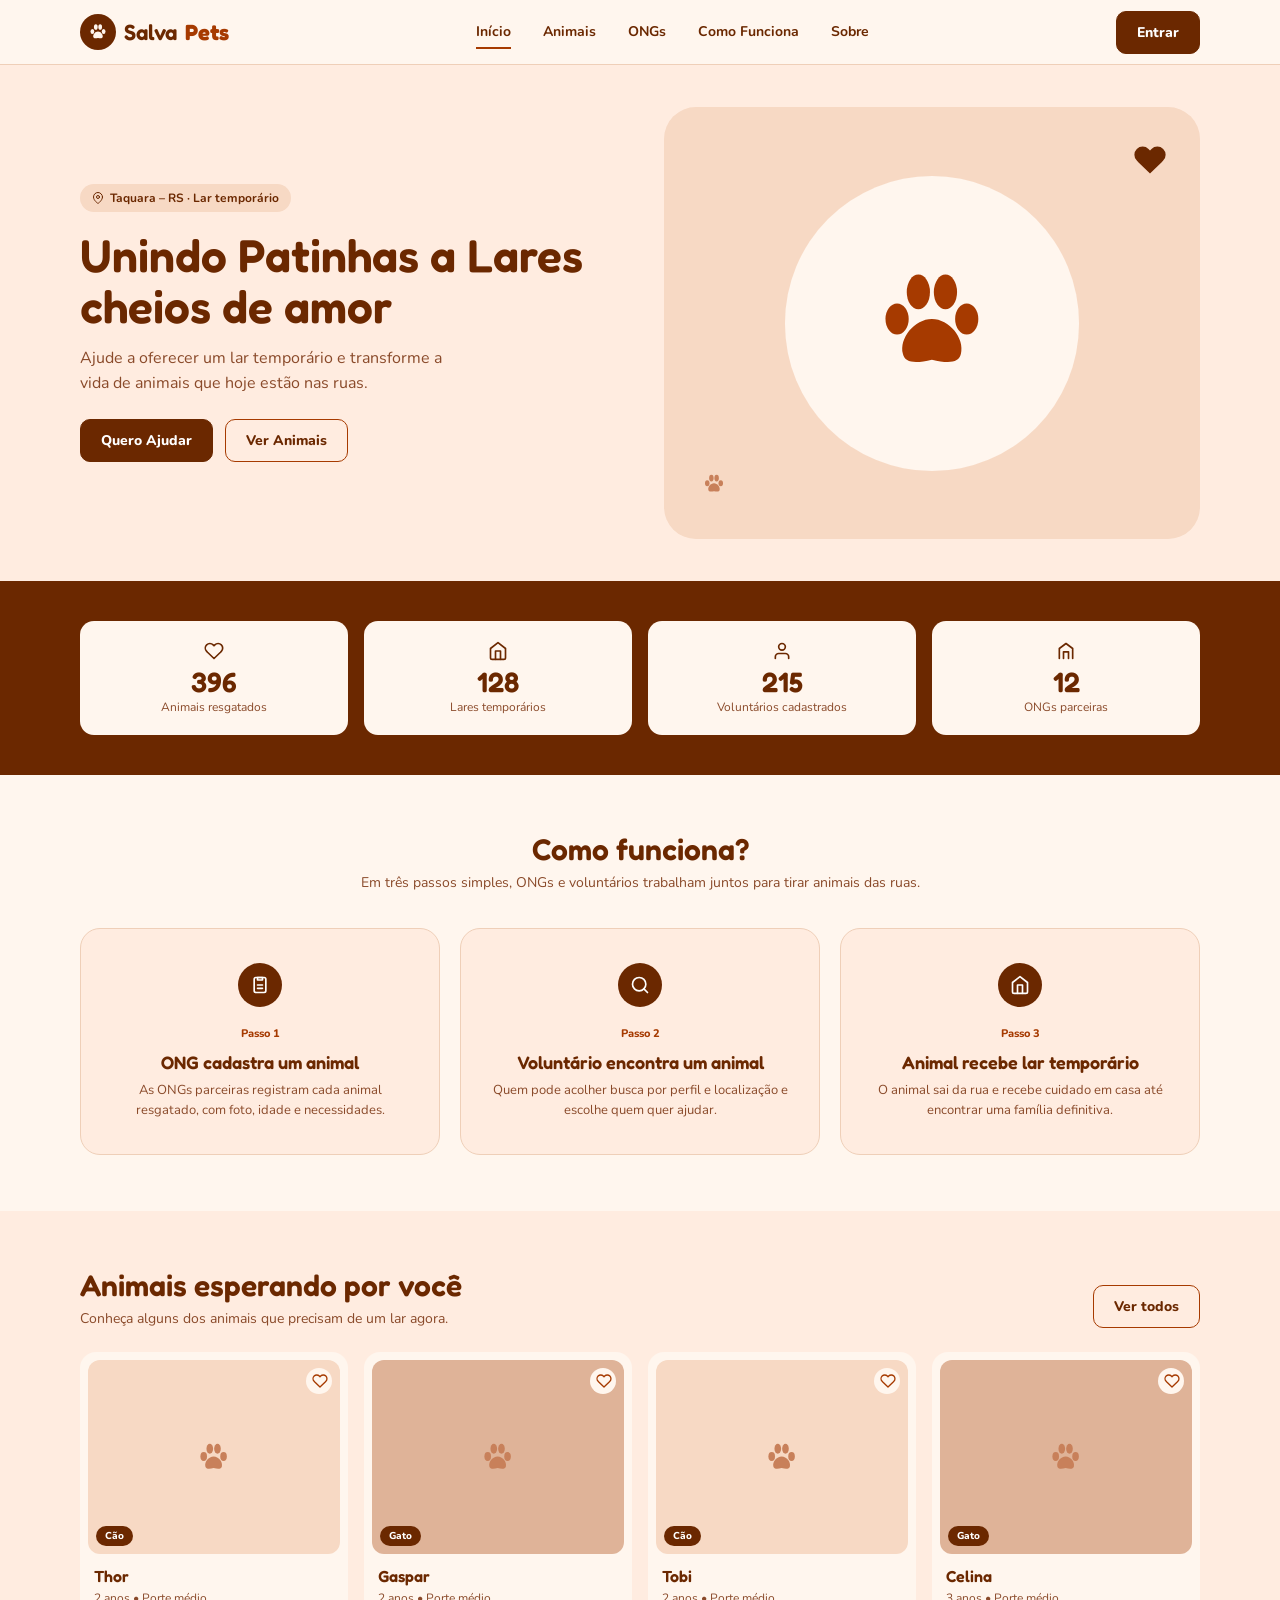
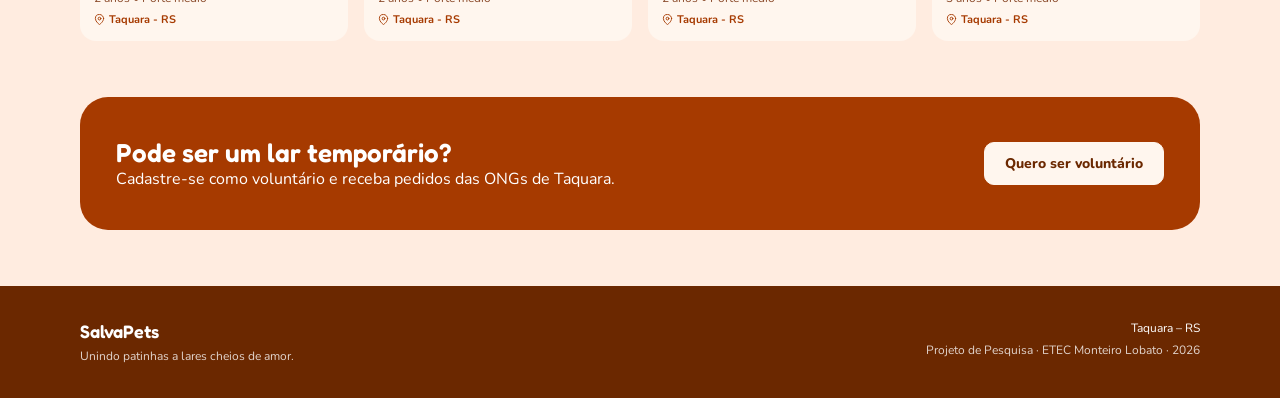
<file: index.html>
<!DOCTYPE html><html lang="pt-BR"><head><meta charset="utf-8"><meta name="viewport" content="width=device-width,initial-scale=1"><title>SalvaPets – Início</title><link rel="preconnect" href="https://fonts.googleapis.com"><link href="https://fonts.googleapis.com/css2?family=Fredoka:wght@500;600&family=Nunito:wght@400;600;700;800&display=swap" rel="stylesheet"><link rel="stylesheet" href="css/style.css"></head>
<body data-page="home"><main>
<section class="hero"><div class="c"><div><span class="pill"><i data-ic="pin"></i>Taquara – RS · Lar temporário</span><h1>Unindo Patinhas a Lares cheios de amor</h1><p>Ajude a oferecer um lar temporário e transforme a vida de animais que hoje estão nas ruas.</p><div class="btns"><button class="btn" data-vol>Quero Ajudar</button><a class="btn out" href="animais.html">Ver Animais</a></div></div><div class="art" aria-hidden="true"><div class="big" data-paw></div><span class="h" data-heart></span><span class="p1" data-paw></span></div></div></section>
<section class="stats" id="ongs"><div class="c"><div class="st"><i data-ic="heart"></i><div class="num">396</div>Animais resgatados</div><div class="st"><i data-ic="home"></i><div class="num">128</div>Lares temporários</div><div class="st"><i data-ic="user"></i><div class="num">215</div>Voluntários cadastrados</div><div class="st"><i data-ic="ong"></i><div class="num">12</div>ONGs parceiras</div></div></section>
<section class="sec cr" id="como-funciona"><div class="c" style="text-align:center"><h2>Como funciona?</h2><p class="sub">Em três passos simples, ONGs e voluntários trabalham juntos para tirar animais das ruas.</p><div class="steps">
<div class="step"><div class="cir" data-ic="clip"></div><small>Passo 1</small><h3>ONG cadastra um animal</h3><p>As ONGs parceiras registram cada animal resgatado, com foto, idade e necessidades.</p></div>
<div class="step"><div class="cir" data-ic="search"></div><small>Passo 2</small><h3>Voluntário encontra um animal</h3><p>Quem pode acolher busca por perfil e localização e escolhe quem quer ajudar.</p></div>
<div class="step"><div class="cir" data-ic="home"></div><small>Passo 3</small><h3>Animal recebe lar temporário</h3><p>O animal sai da rua e recebe cuidado em casa até encontrar uma família definitiva.</p></div></div></div></section>
<section class="sec"><div class="c"><div class="row"><div><h2>Animais esperando por você</h2><p class="sub">Conheça alguns dos animais que precisam de um lar agora.</p></div><a class="btn out" href="animais.html">Ver todos</a></div><div class="grid4" id="feat"></div></div></section>
<section class="sec" style="padding-top:0"><div class="c"><div class="cta"><div><h2>Pode ser um lar temporário?</h2><p>Cadastre-se como voluntário e receba pedidos das ONGs de Taquara.</p></div><button class="btn wh" data-vol>Quero ser voluntário</button></div></div></section></main>
<script src="js/data.js"></script><script src="js/main.js"></script></body></html>
</file>
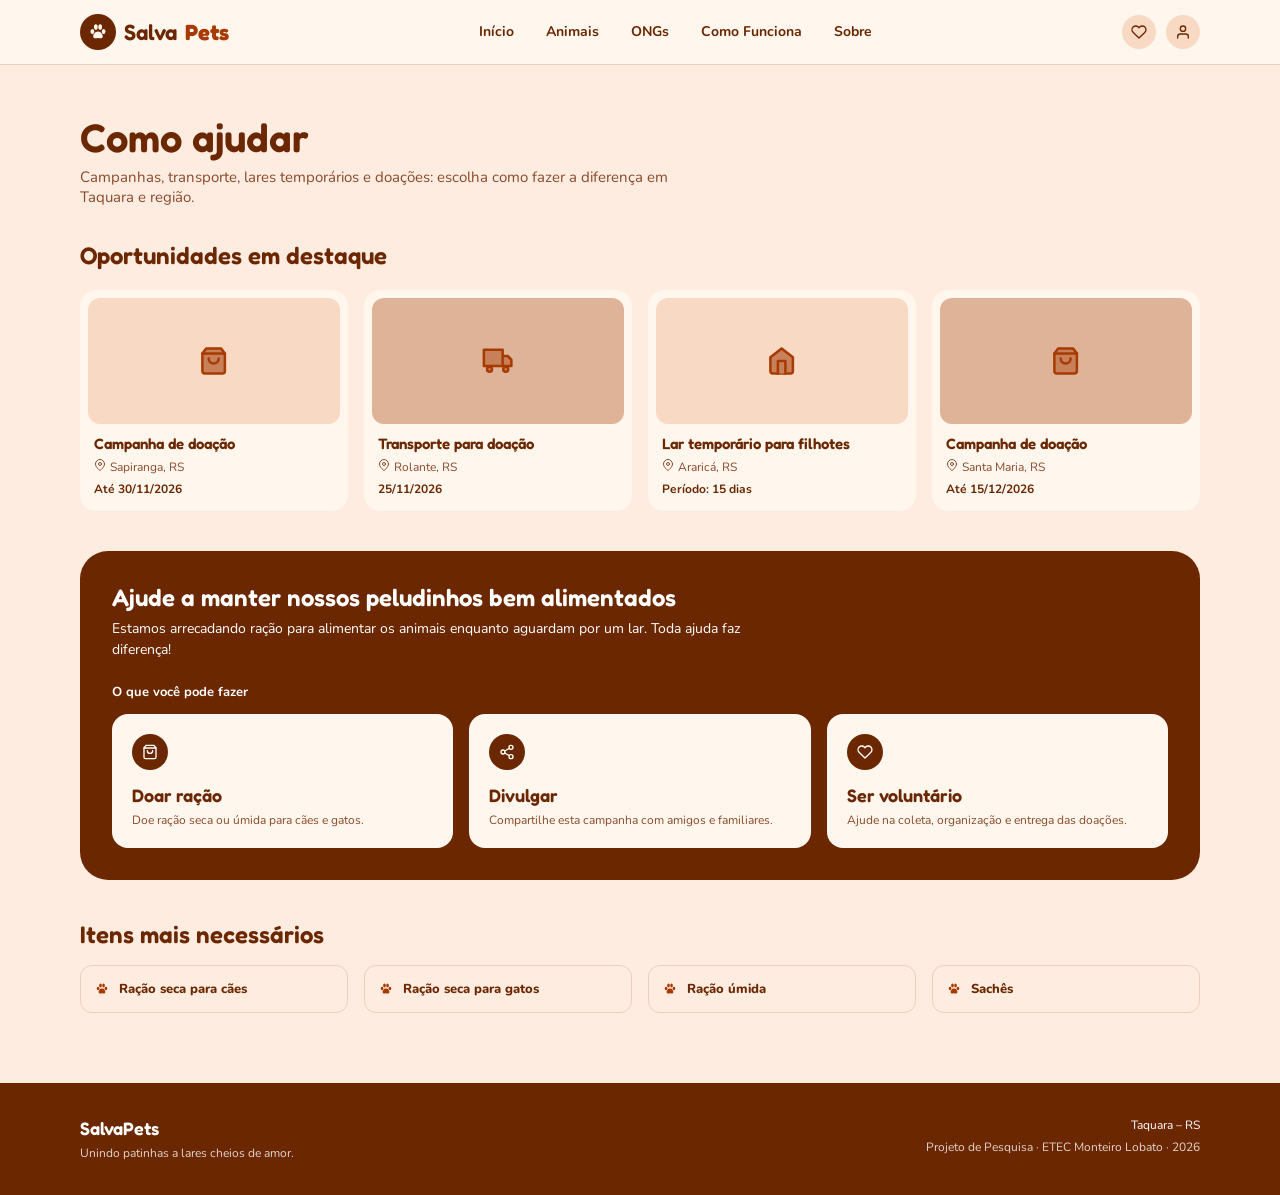
<file: ajudar.html>
<!DOCTYPE html><html lang="pt-BR"><head><meta charset="utf-8"><meta name="viewport" content="width=device-width,initial-scale=1"><title>SalvaPets – Como ajudar</title><link rel="preconnect" href="https://fonts.googleapis.com"><link href="https://fonts.googleapis.com/css2?family=Fredoka:wght@500;600&family=Nunito:wght@400;600;700;800&display=swap" rel="stylesheet"><link rel="stylesheet" href="css/style.css"></head>
<body data-page="ajudar"><main class="page"><div class="c"><h1>Como ajudar</h1><p class="sub" style="font-size:15px;max-width:600px">Campanhas, transporte, lares temporários e doações: escolha como fazer a diferença em Taquara e região.</p>
<h2 style="font-size:24px;margin-top:34px">Oportunidades em destaque</h2><div class="ops" id="ops"></div>
<section class="help"><h2>Ajude a manter nossos peludinhos bem alimentados</h2><p>Estamos arrecadando ração para alimentar os animais enquanto aguardam por um lar. Toda ajuda faz diferença!</p><b style="font-size:13px">O que você pode fazer</b><div class="grid3">
<button class="act" id="doar"><div class="cir" data-ic="bag"></div><h3>Doar ração</h3><p>Doe ração seca ou úmida para cães e gatos.</p></button>
<button class="act" id="div"><div class="cir" data-ic="share"></div><h3>Divulgar</h3><p>Compartilhe esta campanha com amigos e familiares.</p></button>
<button class="act" id="vol"><div class="cir" data-ic="heart"></div><h3>Ser voluntário</h3><p>Ajude na coleta, organização e entrega das doações.</p></button></div></section>
<h2 style="font-size:24px">Itens mais necessários</h2><div class="items" id="items"></div></div></main>
<script src="js/data.js"></script><script src="js/main.js"></script></body></html>
</file>
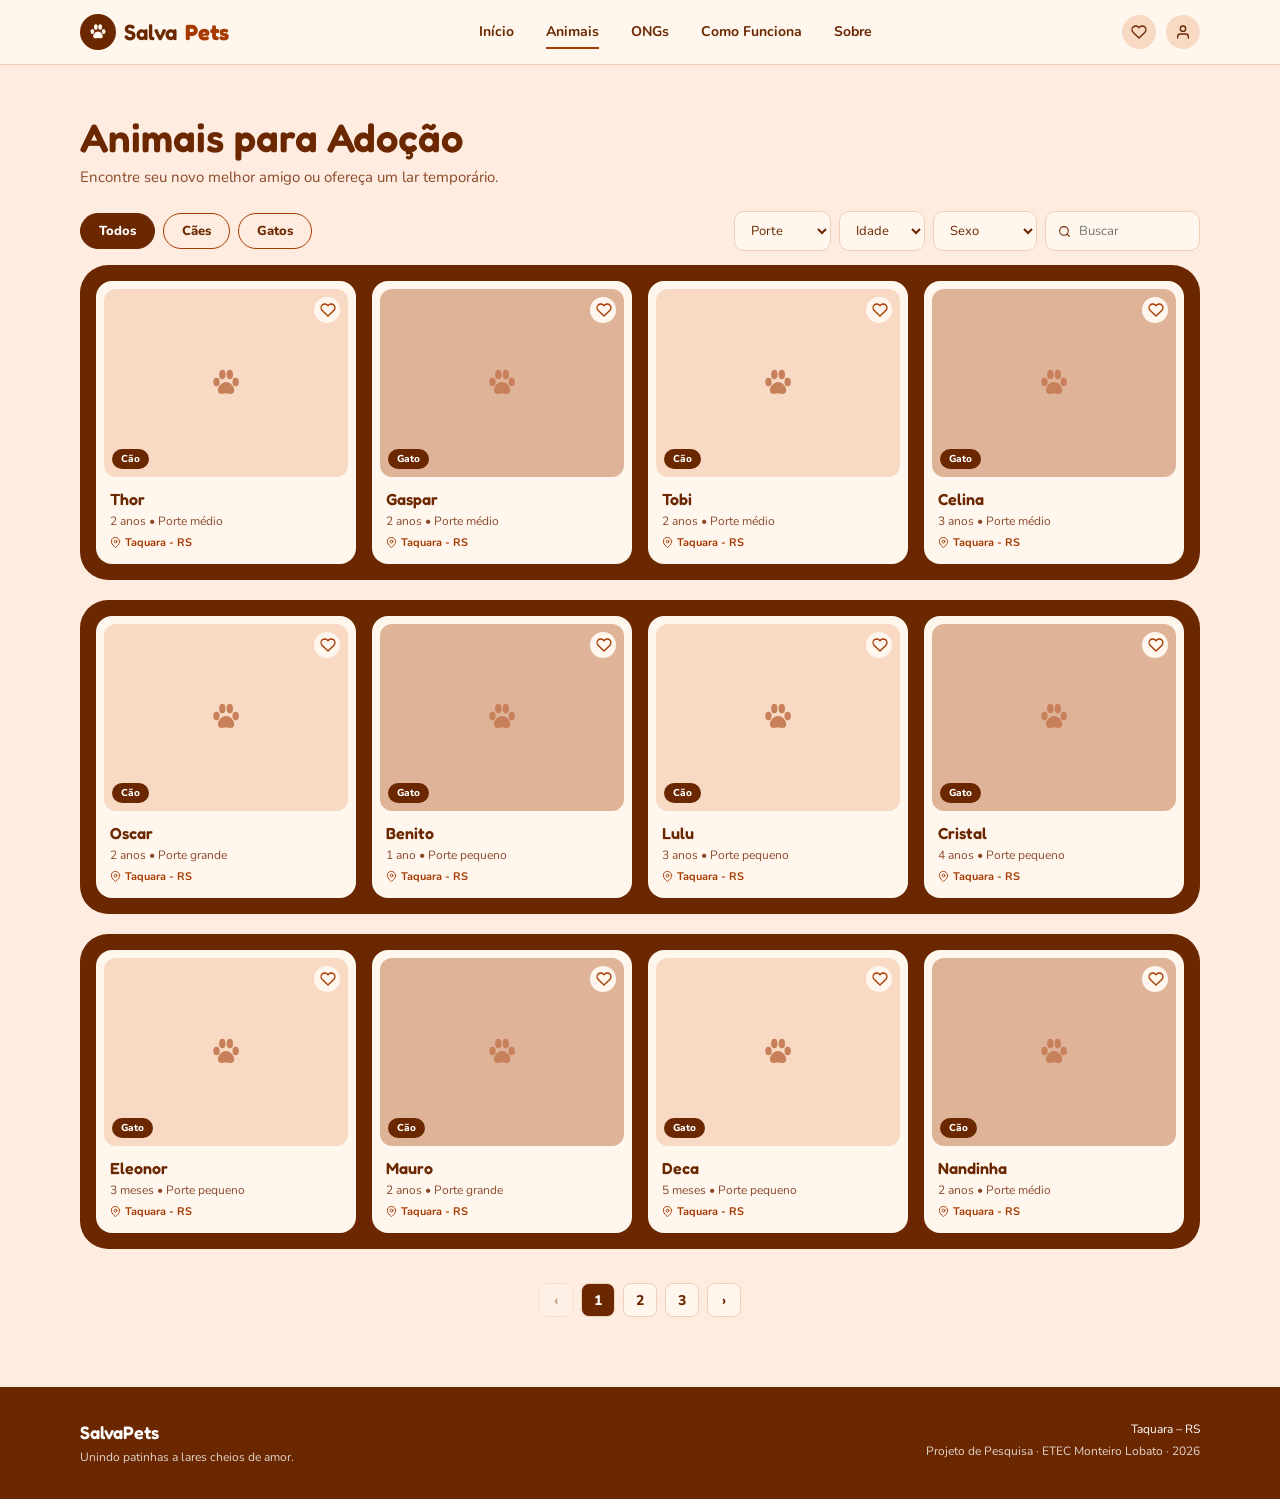
<file: animais.html>
<!DOCTYPE html><html lang="pt-BR"><head><meta charset="utf-8"><meta name="viewport" content="width=device-width,initial-scale=1"><title>SalvaPets – Animais para Adoção</title><link rel="preconnect" href="https://fonts.googleapis.com"><link href="https://fonts.googleapis.com/css2?family=Fredoka:wght@500;600&family=Nunito:wght@400;600;700;800&display=swap" rel="stylesheet"><link rel="stylesheet" href="css/style.css"></head>
<body data-page="animais"><main class="page"><div class="c"><h1>Animais para Adoção</h1><p class="sub" style="font-size:15px">Encontre seu novo melhor amigo ou ofereça um lar temporário.</p>
<div class="bar"><div class="chips" role="group" aria-label="Espécie"><button class="chip on" data-e="">Todos</button><button class="chip" data-e="Cão">Cães</button><button class="chip" data-e="Gato">Gatos</button></div>
<div class="flt"><select id="porte" aria-label="Porte"><option value="">Porte</option><option>Pequeno</option><option>Médio</option><option>Grande</option></select><select id="idade" aria-label="Idade"><option value="">Idade</option><option>Filhote</option><option>Jovem</option><option>Adulto</option></select><select id="sexo" aria-label="Sexo"><option value="">Sexo</option><option>Masculino</option><option>Feminino</option></select><label class="srch"><i data-ic="search"></i><input id="q" type="search" placeholder="Buscar" aria-label="Buscar por nome"></label><button class="chip" id="clr" hidden>Limpar filtros</button></div></div>
<p class="sub" id="info" aria-live="polite" style="margin:-10px 0 14px"></p><div id="grid"></div><nav class="pg" id="pg" aria-label="Paginação"></nav></div></main>
<script src="js/data.js"></script><script src="js/main.js"></script></body></html>
</file>
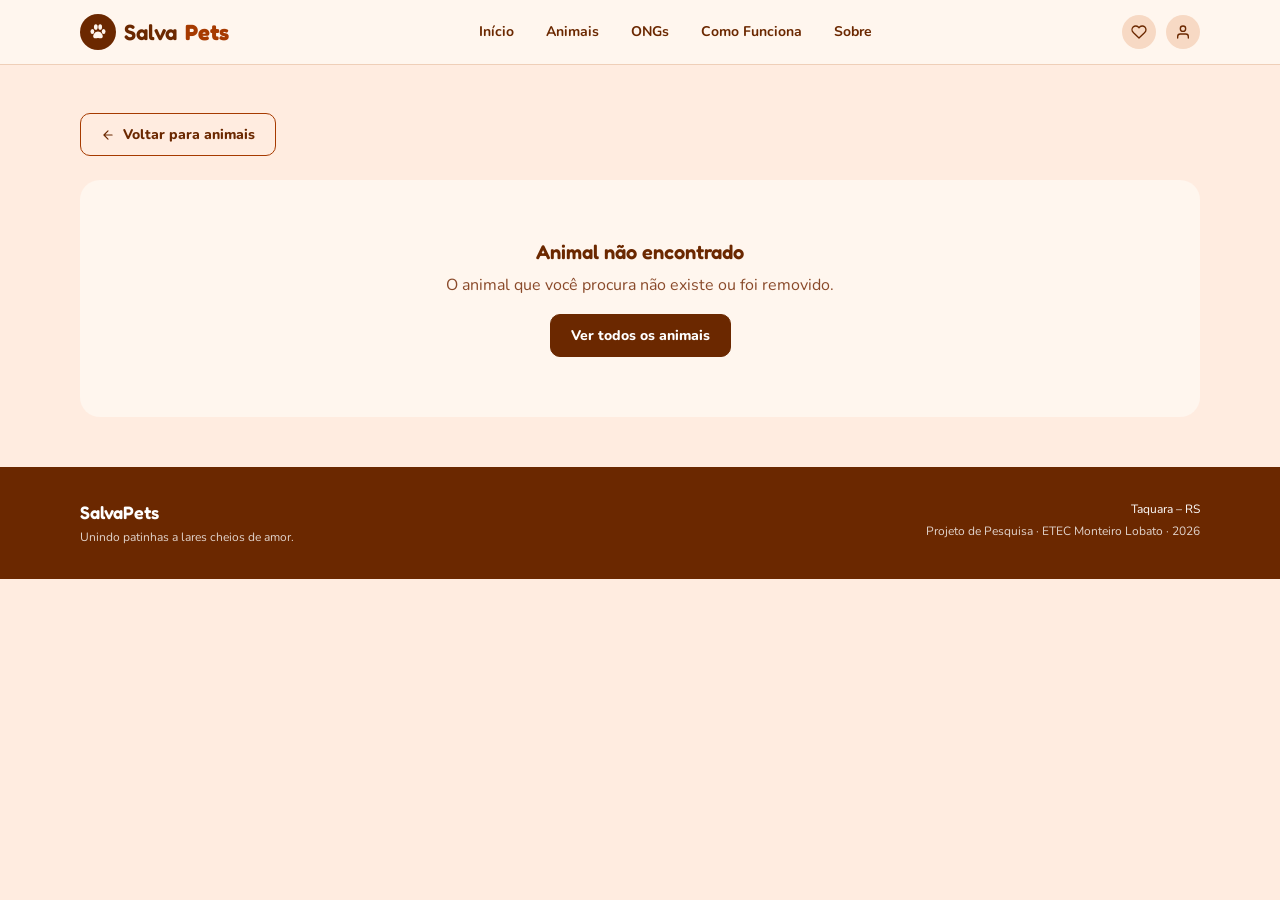
<file: detalhes.html>
<!DOCTYPE html><html lang="pt-BR"><head><meta charset="utf-8"><meta name="viewport" content="width=device-width,initial-scale=1"><title>SalvaPets – Detalhes</title><link rel="preconnect" href="https://fonts.googleapis.com"><link href="https://fonts.googleapis.com/css2?family=Fredoka:wght@500;600&family=Nunito:wght@400;600;700;800&display=swap" rel="stylesheet"><link rel="stylesheet" href="css/style.css"></head>
<body data-page="detalhes"><main><div class="page" style="padding-bottom:50px"><div class="c"><a class="btn out" href="animais.html" style="display:inline-flex;gap:8px;align-items:center"><i data-ic="arrow"></i>Voltar para animais</a><div class="det" id="d"></div></div></div>
<section class="sec cr" id="rec"><div class="c"><h2>Outros pets que você pode gostar</h2><div class="grid4" id="recg" style="margin-top:24px"></div></div></section></main>
<script src="js/data.js"></script><script src="js/main.js"></script></body></html>
</file>
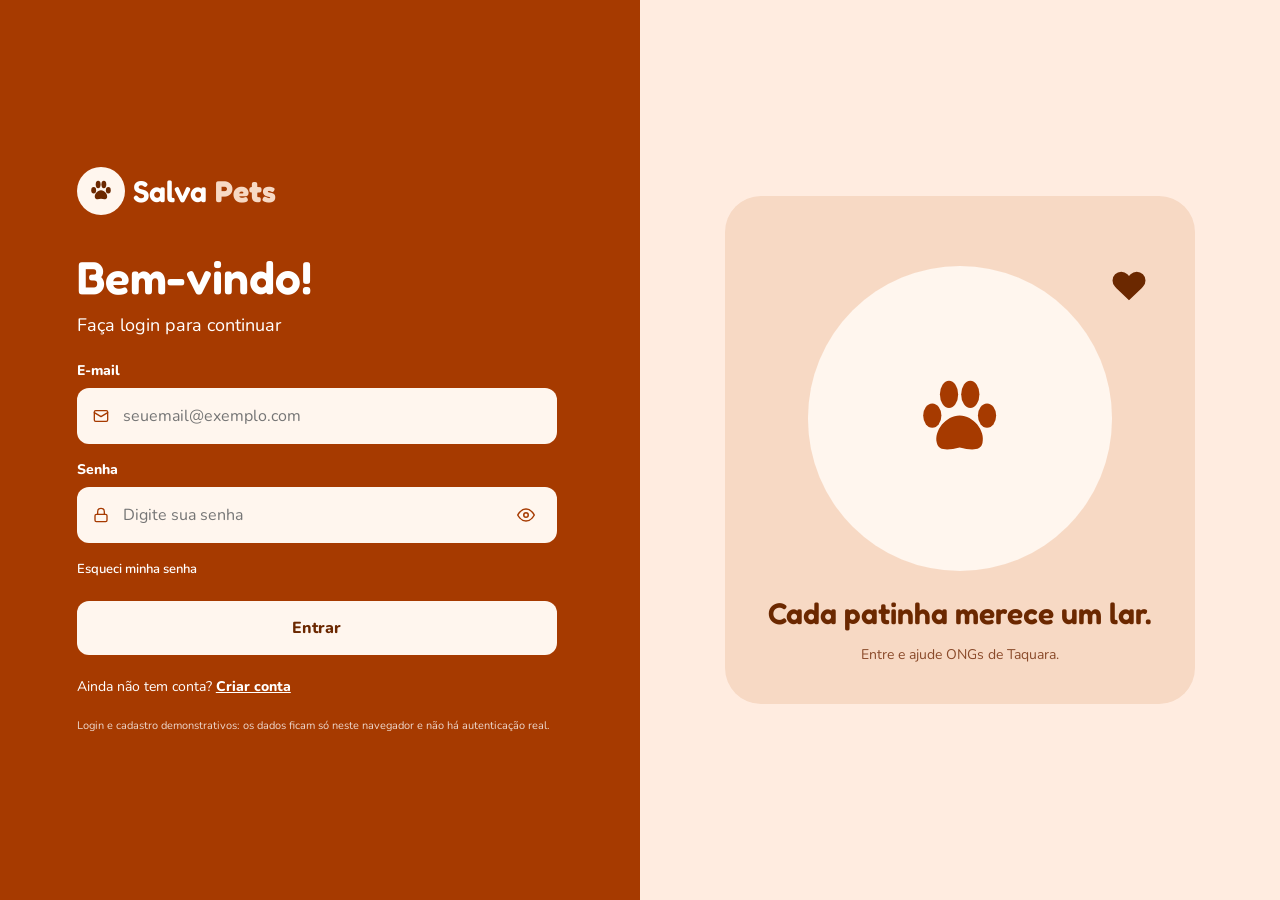
<file: login.html>
<!DOCTYPE html><html lang="pt-BR"><head><meta charset="utf-8"><meta name="viewport" content="width=device-width,initial-scale=1"><title>SalvaPets – Entrar</title><link rel="preconnect" href="https://fonts.googleapis.com"><link href="https://fonts.googleapis.com/css2?family=Fredoka:wght@500;600&family=Nunito:wght@400;600;700;800&display=swap" rel="stylesheet"><link rel="stylesheet" href="css/style.css"></head>
<body data-page="login" class="log" style="display:grid"><section class="lp"><form id="lf" novalidate><a class="logo" href="index.html"><span class="lg" data-paw></span>Salva<b>Pets</b></a><h1 id="ttl">Bem-vindo!</h1><p class="s" id="sb">Faça login para continuar</p>
<div id="nm" hidden><label for="nome">Nome</label><div class="ip"><i data-ic="user"></i><input id="nome" placeholder="Seu nome" autocomplete="name"></div><div class="err" id="e_nome"></div></div>
<label for="em">E-mail</label><div class="ip"><i data-ic="mail"></i><input id="em" type="email" placeholder="seuemail@exemplo.com" autocomplete="email"></div><div class="err" id="e_em"></div>
<label for="pw">Senha</label><div class="ip"><i data-ic="lock"></i><input id="pw" type="password" placeholder="Digite sua senha" autocomplete="current-password"><button type="button" id="eye" aria-label="Mostrar senha" data-ic="eye"></button></div><div class="err" id="e_pw"></div>
<p style="margin-top:14px"><button type="button" class="lk" id="fg" style="font-weight:600;font-size:13px;text-decoration:none">Esqueci minha senha</button></p>
<button class="go" id="go">Entrar</button><p style="margin-top:22px;font-size:14px"><span id="q">Ainda não tem conta?</span> <button type="button" class="lk" id="sw">Criar conta</button></p>
<p style="margin-top:22px;font-size:11px;opacity:.8">Login e cadastro demonstrativos: os dados ficam só neste navegador e não há autenticação real.</p></form></section>
<section class="rp"><div class="rc"><span class="h" data-heart></span><div class="big" data-paw></div><h2>Cada patinha merece um lar.</h2><p>Entre e ajude ONGs de Taquara.</p></div></section>
<script src="js/data.js"></script><script src="js/main.js"></script></body></html>
</file>
<file: css/style.css>
:root{--d:#6b2800;--o:#a63a00;--cr:#fff6ee;--pe:#ffece0;--t1:#f7d9c4;--t2:#dfb398;--ln:#efcfb8;--tx:#8a4a2a}
*{box-sizing:border-box;margin:0}
html{scroll-behavior:smooth}
body{font-family:Nunito,system-ui,sans-serif;background:var(--pe);color:var(--d);overflow-x:hidden}
h1,h2,h3,.logo,.num{font-family:Fredoka,'Fredoka One',Nunito,sans-serif;font-weight:600}
a{color:inherit;text-decoration:none}button,input,select,textarea{font:inherit;color:inherit}
:focus-visible{outline:3px solid #f59e0b;outline-offset:2px}
.c{max-width:1200px;margin:0 auto;padding:0 40px}
svg{display:block}.ic{width:1em;height:1em;fill:none;stroke:currentColor;stroke-width:2;stroke-linecap:round;stroke-linejoin:round}
.hd{background:var(--cr);border-bottom:1px solid var(--ln);position:sticky;top:0;z-index:20}
.hd-in{display:flex;align-items:center;justify-content:space-between;height:64px;gap:16px}
.logo{display:flex;align-items:center;gap:8px;font-size:22px}.logo b{color:var(--o)}
.lg{width:36px;height:36px;border-radius:50%;background:var(--d);display:grid;place-items:center}.lg svg{width:20px;fill:#fff6ee}
nav{display:flex;gap:32px;font-weight:700;font-size:14px}
nav a{padding:6px 0;border-bottom:2px solid transparent}nav a.on{border-color:var(--o)}
.hd-r{display:flex;gap:10px;align-items:center}
.rb{width:34px;height:34px;border-radius:50%;background:var(--t1);display:grid;place-items:center;border:0;cursor:pointer}
.burger{display:none}
.btn{display:inline-block;border:1.5px solid var(--d);background:var(--d);color:#fff;border-radius:10px;padding:11px 20px;font-weight:800;font-size:14px;cursor:pointer}
.btn.out{background:transparent;color:var(--d);border-color:var(--o)}.btn.wh{background:var(--cr);color:var(--d);border-color:var(--cr)}
.btn:hover{filter:brightness(1.12)}
.hero{background:var(--pe);padding:42px 0}.hero .c{display:grid;grid-template-columns:1fr 1fr;gap:48px;align-items:center}
.pill{display:inline-flex;gap:6px;align-items:center;background:var(--t1);border-radius:99px;padding:6px 12px;font-size:12px;font-weight:700}
.hero h1{font-size:46px;line-height:1.1;margin:18px 0 14px}.hero p{color:var(--tx);line-height:1.6;max-width:380px;margin-bottom:22px}
.hero .btns{display:flex;gap:12px;flex-wrap:wrap}
.art{background:var(--t1);border-radius:32px;aspect-ratio:1.24;display:grid;place-items:center;position:relative}
.art .big{width:55%;aspect-ratio:1;border-radius:50%;background:var(--cr);display:grid;place-items:center}.big svg{width:42%;fill:var(--o)}
.art .h{position:absolute;top:8%;right:6%;width:36px;fill:var(--d)}.art .p1{position:absolute;bottom:10%;left:7%;width:24px;fill:#c8805a}
.stats{background:var(--d);padding:40px 0}.stats .c{display:grid;grid-template-columns:repeat(4,1fr);gap:16px}
.st{background:var(--cr);border-radius:14px;text-align:center;padding:20px 10px;font-size:12px;color:var(--tx)}
.st .ic{margin:0 auto 4px;font-size:20px;color:var(--d)}.num{font-size:28px;color:var(--d)}
.sec{padding:56px 0}.sec.cr{background:var(--cr)}.sec h2{font-size:30px}.sub{color:var(--tx);font-size:14px;margin-top:6px}
.steps{display:grid;grid-template-columns:repeat(3,1fr);gap:20px;margin-top:36px}
.step{background:var(--pe);border:1px solid var(--ln);border-radius:20px;padding:34px 28px;text-align:center}
.step .cir{width:44px;height:44px;border-radius:50%;background:var(--d);color:#fff;display:grid;place-items:center;margin:0 auto 14px;font-size:20px}
.step small{font-weight:800;color:var(--o);font-size:11px}.step h3{font-size:18px;margin:8px 0}.step p{font-size:13px;color:var(--tx);line-height:1.5}
.row{display:flex;justify-content:space-between;align-items:end;gap:16px;flex-wrap:wrap;margin-bottom:24px}
.grid4{display:grid;grid-template-columns:repeat(4,1fr);gap:16px}
.card{background:var(--cr);border-radius:16px;padding:8px 8px 14px;position:relative}
.ph{border-radius:12px;aspect-ratio:1.3;background:var(--t1);display:grid;place-items:center;position:relative}.ph.t1{background:var(--t2)}
.ph>svg{width:14%;fill:#c8805a}
.tag{position:absolute;left:8px;bottom:8px;background:var(--d);color:#fff;font-size:10px;font-weight:800;border-radius:99px;padding:3px 9px}
.fav{position:absolute;top:8px;right:8px;width:26px;height:26px;border-radius:50%;background:var(--cr);border:0;display:grid;place-items:center;color:var(--o);z-index:2;cursor:pointer}
.fav.on .ic{fill:var(--o)}
.card h3{font-size:16px;margin:12px 6px 4px}.card h3 a::after{content:"";position:absolute;inset:0}
.card p{font-size:12px;color:var(--tx);margin:0 6px 6px}.card .loc{display:flex;gap:4px;align-items:center;font-size:11px;font-weight:700;color:var(--o);margin-left:6px}
.cta{background:var(--o);color:#fff;border-radius:28px;padding:40px 36px;display:flex;justify-content:space-between;align-items:center;gap:20px;flex-wrap:wrap}.cta h2{font-size:26px}
footer{background:var(--d);color:#fff;padding:34px 0;font-size:12px}footer .c{display:flex;justify-content:space-between;gap:20px;flex-wrap:wrap}footer .logo{font-size:18px;display:block}footer p{opacity:.8;margin-top:6px}.fr{text-align:right}
.page{padding:48px 0 70px}.page h1{font-size:40px}
.bar{display:flex;justify-content:space-between;gap:12px;flex-wrap:wrap;margin:24px 0;align-items:center}
.chips,.flt{display:flex;gap:8px;flex-wrap:wrap;align-items:center}
.chip{border:1.5px solid var(--o);background:transparent;border-radius:99px;padding:8px 18px;font-weight:800;font-size:13px;cursor:pointer}.chip.on{background:var(--d);border-color:var(--d);color:#fff}
.flt select,.srch{border:1px solid var(--ln);background:var(--cr);border-radius:10px;padding:9px 12px;font-size:13px}
.srch{display:flex;gap:6px;align-items:center}.srch input{border:0;background:none;outline:0;width:110px}.srch:focus-within{outline:3px solid #f59e0b}
.tray{background:var(--d);border-radius:28px;padding:16px;margin-bottom:20px}
.empty{text-align:center;padding:60px 20px;background:var(--cr);border-radius:20px}.empty p{margin:10px 0 18px;color:var(--tx)}
.pg{display:flex;gap:8px;justify-content:center;margin-top:34px}
.pg button{width:34px;height:34px;border-radius:8px;border:1px solid var(--ln);background:var(--cr);font-weight:800;cursor:pointer}.pg .on{background:var(--d);color:#fff}.pg button:disabled{opacity:.4;cursor:default}
.det{display:grid;grid-template-columns:1fr 1fr;gap:44px;margin-top:24px}.det>.ph{aspect-ratio:1.12;border-radius:26px;height:100%}.det>.ph>svg{width:22%}
.det h1{font-size:46px;display:inline}.disp{display:inline-flex;gap:6px;align-items:center;background:var(--t1);border-radius:99px;padding:6px 14px;font-size:12px;font-weight:800;margin-left:12px;vertical-align:middle}
.tbl{background:var(--cr);border-radius:16px;padding:6px 22px;margin:18px 0}.tbl div{display:flex;justify-content:space-between;padding:13px 0;border-bottom:1px solid var(--ln);font-size:13px;color:var(--tx)}.tbl div:last-child{border:0}.tbl b{color:var(--d)}
.det h2{font-size:20px}.det p.d{color:var(--tx);line-height:1.6;font-size:14px;margin:8px 0 12px}
.bd{display:inline-flex;gap:6px;align-items:center;background:var(--o);color:#fff;border-radius:99px;padding:5px 12px;font-size:11px;font-weight:800;margin:0 6px 6px 0}
.int{background:var(--d);color:#fff;border-radius:22px;padding:26px 22px;margin-top:10px}.int h2{font-size:24px}.int p{font-size:13px;margin:8px 0 14px}.int .btn{width:100%;text-align:center}.int small{display:flex;gap:6px;margin-top:12px;opacity:.9}
.ops{display:grid;grid-template-columns:repeat(4,1fr);gap:16px;margin:20px 0 40px}.op{text-align:left;border:0;background:var(--cr);border-radius:16px;padding:8px 8px 14px;cursor:pointer;font-size:12px;display:block;color:var(--d)}
.op .ph{font-size:30px;color:var(--o);margin-bottom:10px;aspect-ratio:2}.op h3{font-size:15px;margin:0 6px 6px}.op span{display:flex;gap:4px;margin:0 6px 6px;color:var(--tx)}.op b{margin:0 6px}
.help{background:var(--d);color:#fff;border-radius:28px;padding:32px;margin-bottom:40px}.help h2{font-size:24px}.help>p{max-width:640px;font-size:14px;margin:6px 0 20px;line-height:1.5}
.help .grid3{display:grid;grid-template-columns:repeat(3,1fr);gap:16px;margin-top:12px}.act{background:var(--cr);color:var(--d);border:0;border-radius:16px;padding:20px;text-align:left;cursor:pointer}
.act .cir{width:36px;height:36px;border-radius:50%;background:var(--d);color:#fff;display:grid;place-items:center;margin-bottom:14px}.act h3{font-size:18px}.act p{font-size:12px;color:var(--tx);margin-top:6px}
.items{display:grid;grid-template-columns:repeat(4,1fr);gap:16px;margin-top:16px}.item{display:flex;gap:10px;align-items:center;border:1px solid var(--ln);background:var(--pe);border-radius:12px;padding:14px;font-weight:800;font-size:13px;cursor:pointer;color:var(--d)}.item:hover{background:var(--cr)}.item svg{width:14px;fill:var(--o)}
.mask{position:fixed;inset:0;background:#0007;display:grid;place-items:center;z-index:50;padding:16px}
.mod{background:var(--cr);border-radius:20px;padding:26px;max-width:440px;width:100%;max-height:92vh;overflow:auto}.mod h2{font-size:22px}
.fld{margin-top:12px}.fld label{display:block;font-weight:800;font-size:13px;margin-bottom:5px}.fld input,.fld textarea,.fld select{width:100%;border:1px solid var(--ln);background:#fff;border-radius:10px;padding:11px}
.err{color:#b00020;font-size:12px;font-weight:700;margin-top:4px}.note{font-size:11px;color:var(--tx);margin-top:12px}.mod .row{justify-content:flex-end;margin:18px 0 0}
#toast{position:fixed;bottom:20px;left:50%;transform:translateX(-50%);background:var(--d);color:#fff;padding:12px 20px;border-radius:12px;font-size:14px;z-index:60;max-width:90vw;text-align:center}
.log{display:grid;grid-template-columns:1fr 1fr;min-height:100vh}.lp{background:var(--o);color:#fff;display:flex;align-items:center;padding:40px 12%}.lp form{width:100%;max-width:480px}
.lp .logo{font-size:30px;margin-bottom:34px}.lp .lg{background:#fff6ee;width:48px;height:48px}.lp .lg svg{fill:var(--d);width:26px}.lp .logo b{color:var(--t1)}
.lp h1{font-size:46px}.lp .s{margin:8px 0 24px;font-size:18px}.lp label{font-weight:800;font-size:14px;display:block;margin:16px 0 8px}
.ip{display:flex;align-items:center;gap:12px;background:var(--cr);color:var(--o);border-radius:12px;padding:0 16px;height:56px}.ip input{flex:1;border:0;background:none;outline:0;color:var(--d);height:100%;min-width:0}.ip button{background:none;border:0;color:var(--o);cursor:pointer;font-size:18px}
.lp .err{color:#ffd9c7}.lp .lk{background:none;border:0;color:#fff;font-weight:800;cursor:pointer;padding:0;text-decoration:underline}
.lp .go{width:100%;height:54px;margin-top:22px;background:var(--cr);color:var(--d);border:0;border-radius:12px;font-weight:800;cursor:pointer}
.rp{background:var(--pe);display:grid;place-items:center;padding:30px}.rc{background:var(--t1);border-radius:36px;padding:70px 40px 40px;text-align:center;max-width:470px;width:100%;position:relative}
.rc .big{width:78%;aspect-ratio:1;border-radius:50%;background:var(--cr);display:grid;place-items:center;margin:0 auto 24px}.rc .big svg{width:32%;fill:var(--o)}.rc h2{font-size:30px}.rc p{color:var(--tx);margin-top:14px;font-size:14px}
.rc .h{position:absolute;top:14%;right:10%;width:38px;fill:var(--d)}
@media(max-width:900px){.c{padding:0 20px}.hero .c,.det,.log{grid-template-columns:1fr}.rp{display:none}.stats .c,.grid4,.ops,.items{grid-template-columns:repeat(2,1fr)}.steps,.help .grid3{grid-template-columns:1fr}.hero h1{font-size:36px}
.burger{display:grid}nav{display:none;position:absolute;top:64px;left:0;right:0;background:var(--cr);flex-direction:column;gap:0;padding:8px 20px;border-bottom:1px solid var(--ln)}nav.open{display:flex}nav a{padding:12px 0}.fr{text-align:left}.lp{padding:40px 24px}}
@media(max-width:480px){.grid4,.ops,.items{grid-template-columns:1fr}.stats .c{grid-template-columns:1fr 1fr}}
</file>
